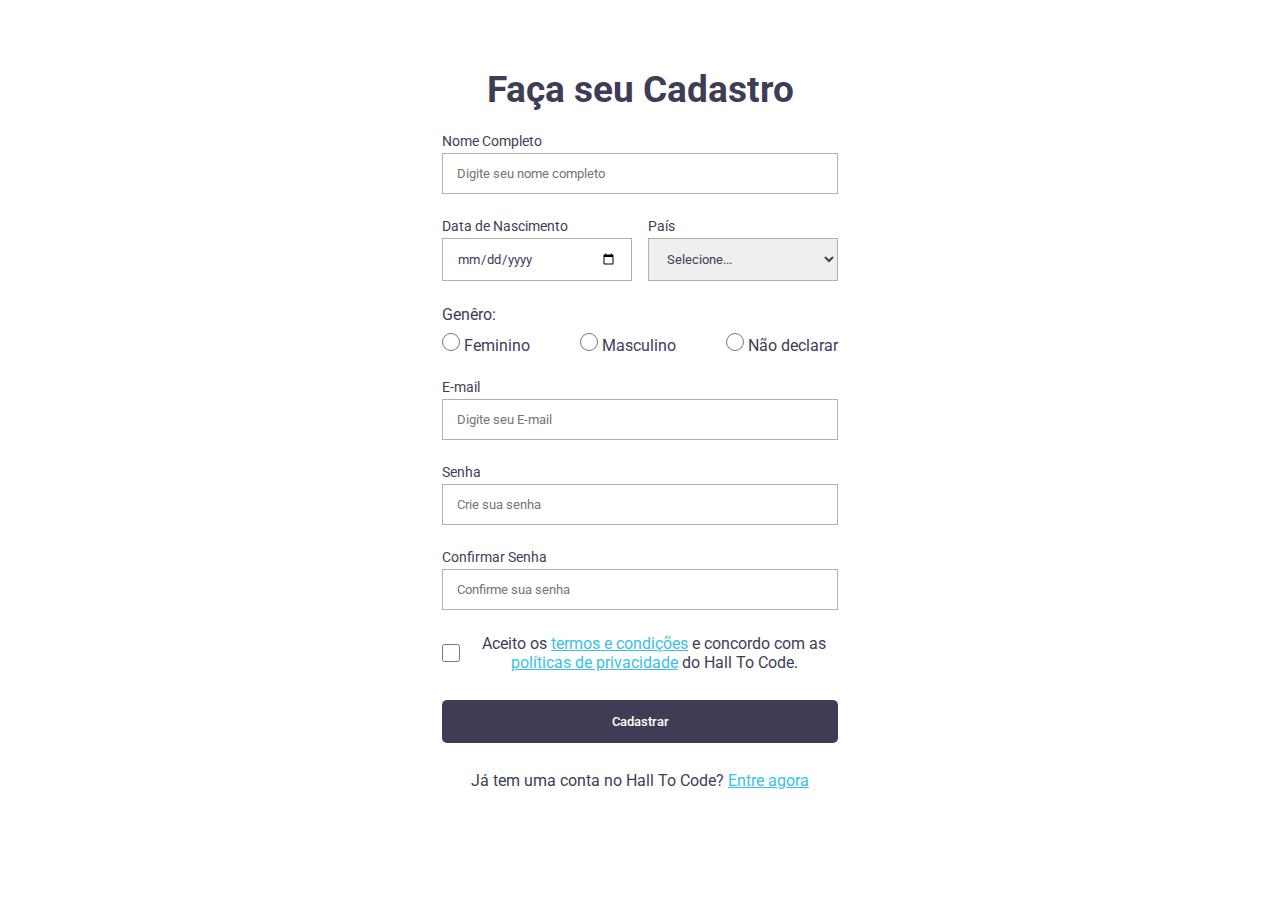
<file: index.html>
<head>
  <title>HTC - Formulário</title>
  <link rel="preconnect" href="https://fonts.googleapis.com" />
  <link rel="preconnect" href="https://fonts.gstatic.com" crossorigin />
  <link
    href="https://fonts.googleapis.com/css2?family=Roboto:wght@400;500;700&display=swap"
    rel="stylesheet"
  />
  <link href="./style.css" rel="stylesheet" />
</head>

<body>
  <section class="container-register">
    <form class="form">
      <h1 class="title">Faça seu Cadastro</h1>

      <div class="box">
        <label class="label-field" for="name-field">Nome Completo</label>
        <input
          type="text"
          placeholder="Digite seu nome completo"
          id="name-field"
          class="field-input"
          required
        />
      </div>

      <div class="double-box">
        <div class="box space-between">
          <label class="label-field" for="date-field">Data de Nascimento</label>
          <input type="date" id="date-field" required class="field-input" />
        </div>

        <div class="box space-between">
          <label class="label-field" for="country-field">País</label>
          <select id="country-field" class="select">
            <option>Selecione...</option>
            <option>Brasil</option>
            <option>Argentina</option>
            <option>Chile</option>
            <option>Uruguai</option>
          </select>
        </div>
      </div>

      <div class="box-genre box">
        <span class="genre-title">Genêro:</span>
        <div class="genre-select-box">
          <div class="select-genre">
            <input
              class="radio-input"
              type="radio"
              name="inpute-genre"
              id="feminine-radio"
            />
            <label class="genre" for="feminine-radio">Feminino</label>
          </div>
          <div class="select-genre">
            <input
              class="radio-input"
              type="radio"
              name="inpute-genre"
              id="masculine-radio"
            />
            <label class="genre" for="masculine-radio">Masculino</label>
          </div>
          <div class="select-genre">
            <input
              class="radio-input"
              type="radio"
              name="inpute-genre"
              id="dont-declare-radio"
            />
            <label class="genre" for="dont-declare-radio">Não declarar</label>
          </div>
        </div>
      </div>

      <div class="box">
        <label class="label-field" for="email-field">E-mail</label>
        <input
          type="text"
          placeholder="Digite seu E-mail"
          id="email-field"
          class="field-input"
          required
        />
      </div>

      <div class="box">
        <label class="label-field" for="password-field">Senha</label>
        <input
          type="password"
          placeholder="Crie sua senha"
          id="password-field"
          class="field-input"
          required
        />
      </div>

      <div class="box">
        <label class="label-field" for="confirm-password-field"
          >Confirmar Senha</label
        >
        <input
          type="password"
          placeholder="Confirme sua senha"
          id="confirm-password-field"
          class="field-input"
          required
        />
      </div>

      <div class="terms">
        <input class="checkbox-field" type="checkbox" id="EULA-field" />
        <label for="EULA-field">
          Aceito os <a href="#">termos e condições</a> e concordo com as
          <a href="#">políticas de privacidade</a> do Hall To Code.
        </label>
      </div>

      <button class="button">Cadastrar</button>

      <label class="account"
        >Já tem uma conta no Hall To Code? <a href="./html/login.html">Entre agora</a></label
      >
    </form>
  </section>
</body>
</file>
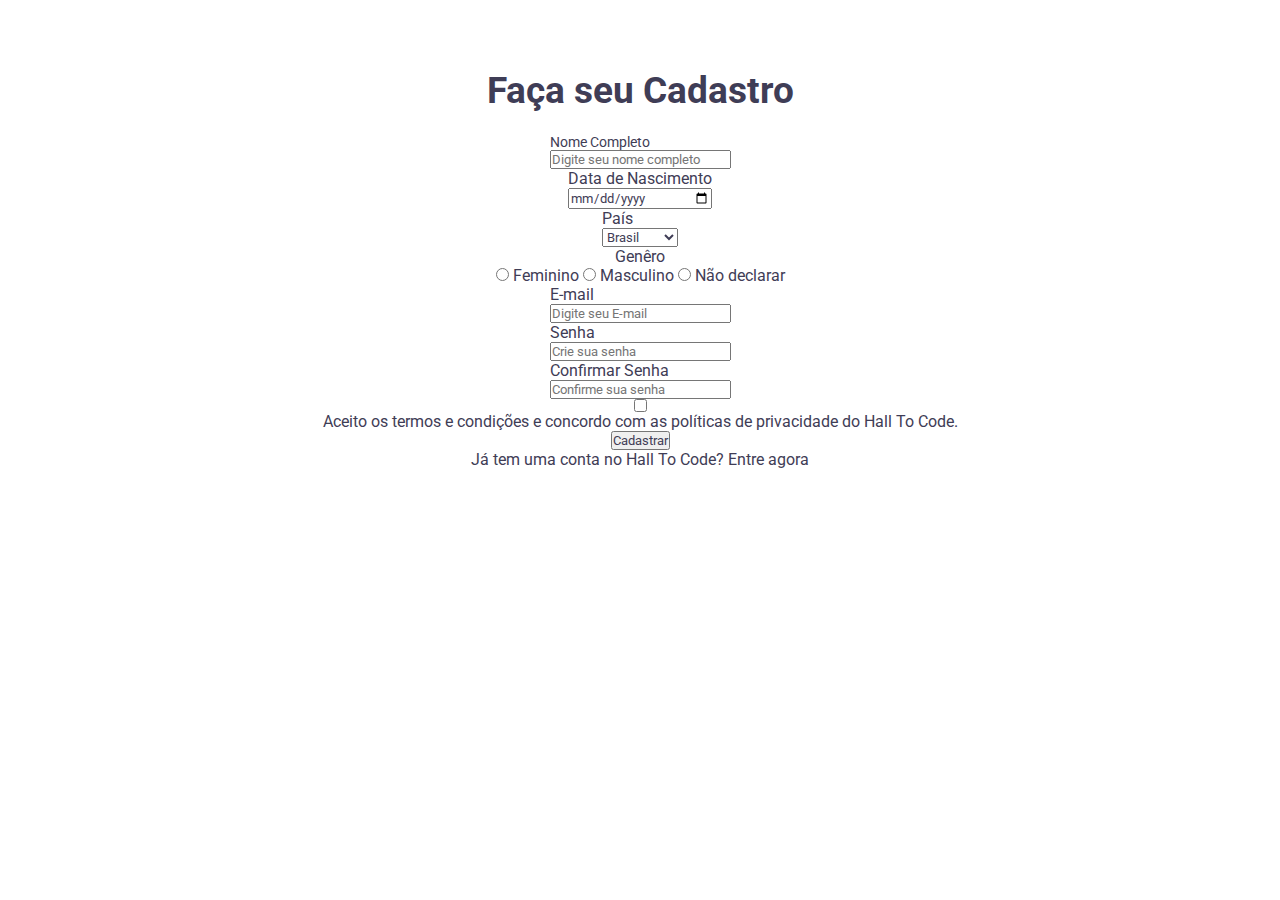
<file: AULA-2/index.html>
<head>
  <title>Aula - 2 Formulário</title>
  <link rel="preconnect" href="https://fonts.googleapis.com" />
  <link rel="preconnect" href="https://fonts.gstatic.com" crossorigin />
  <link
    href="https://fonts.googleapis.com/css2?family=Roboto:wght@400;500;700&display=swap"
    rel="stylesheet"
  />
  <link href="./style.css" rel="stylesheet" />

  <body>
    <h1 class="title">Faça seu Cadastro</h1>

    <div class="box">
      <label class="label-field" for="name-field">Nome Completo</label>
      <input
        type="text"
        placeholder="Digite seu nome completo"
        id="name-field"
      />
    </div>

    <div class="box">
      <label for="date-field">Data de Nascimento</label>
      <input type="date" id="date-field" />
    </div>

    <div class="box">
      <label for="country-field">País</label>
      <select id="country-field">
        <option>Brasil</option>
        <option>Argentina</option>
        <option>Chile</option>
        <option>Uruguai</option>
      </select>
    </div>

    <label>Genêro</label>
    <div class="gender-radio">
      <input type="radio" name="inpute-genre" id="feminine-radio" />
      <label for="feminine-radio">Feminino</label>
      <input type="radio" name="inpute-genre" id="masculine-radio"/>
      <label for="masculine-radio">Masculino</label>
      <input type="radio" name="inpute-genre" id="dont-declare-radio"/>
      <label for="dont-declare-radio">Não declarar</label>
    </div>

    <div class="box">
      <label for="email-field">E-mail</label>
      <input type="text" placeholder="Digite seu E-mail" id="email-field" />
    </div>

    <div class="box">
      <label for="password-field">Senha</label>
      <input type="password" placeholder="Crie sua senha" id="password-field" />
    </div>

    <div class="box">
      <label for="confirm-password-field">Confirmar Senha</label>
      <input
        type="password"
        placeholder="Confirme sua senha"
        id="confirm-password-field"
      />
    </div>

    <input type="checkbox" id="EULA-field" />
    <label for="EULA-field">
      Aceito os termos e condições e concordo com as políticas de privacidade do
      Hall To Code.
    </label>

    <button>Cadastrar</button>

    <label>Já tem uma conta no Hall To Code? Entre agora</label>
  </body>
</head>
</file>
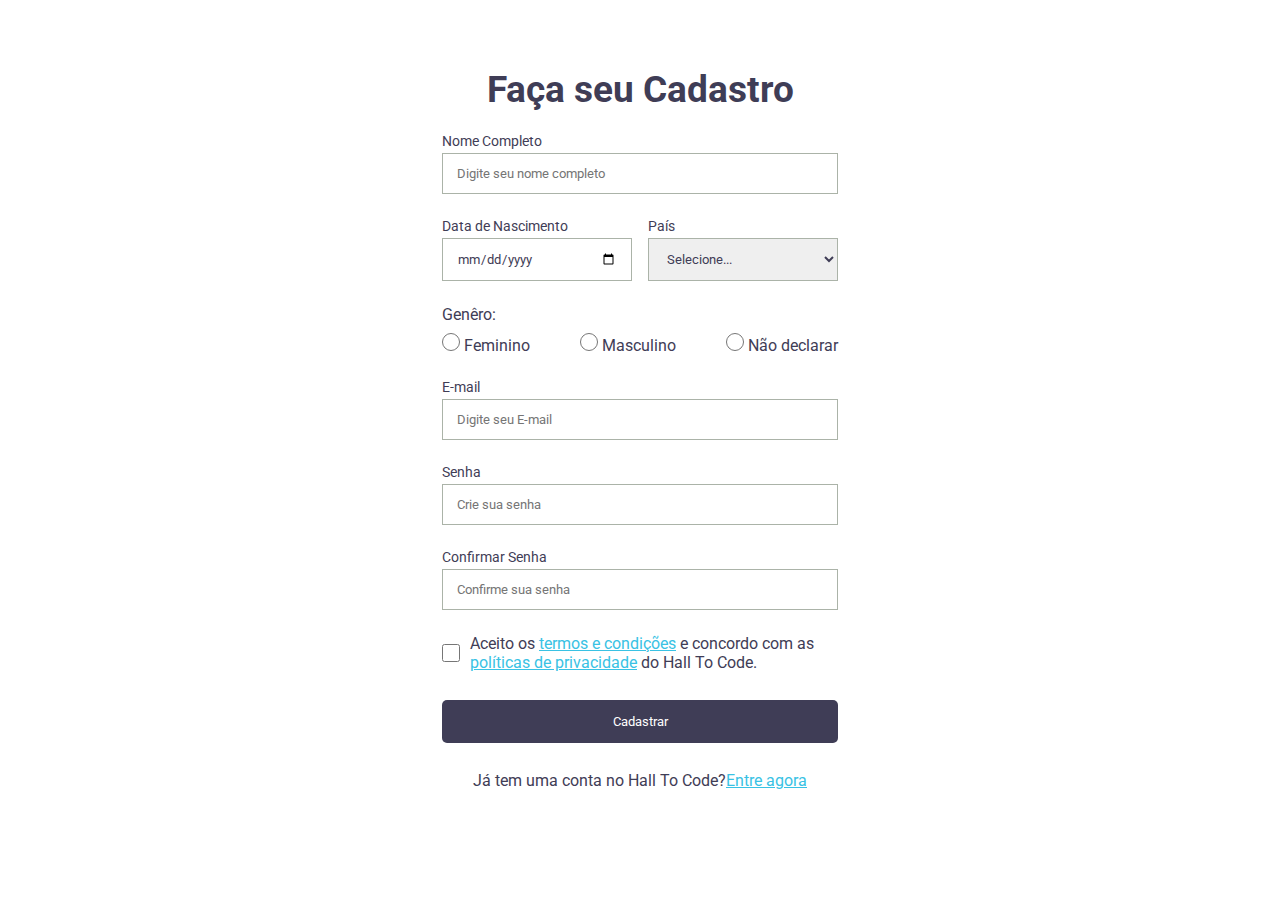
<file: HTC-Formularios/index.html>
<head>
  <title>HTC - Formulário</title>
  <link rel="preconnect" href="https://fonts.googleapis.com" />
  <link rel="preconnect" href="https://fonts.gstatic.com" crossorigin />
  <link
    href="https://fonts.googleapis.com/css2?family=Roboto:wght@400;500;700&display=swap"
    rel="stylesheet"
  />
  <link href="./style.css" rel="stylesheet" />
</head>

<body>
  <section class="container">
    <form class="form">
      <h1 class="title">Faça seu Cadastro</h1>

      <div class="box">
        <label class="label-field" for="name-field">Nome Completo</label>
        <input
          type="text"
          placeholder="Digite seu nome completo"
          id="name-field"
          class="field-input"
          required
        />
      </div>

      <div class="double-box">
        <div class="box space-between">
          <label class="label-field" for="date-field">Data de Nascimento</label>
          <input type="date" id="date-field" required class="field-input" />
        </div>

        <div class="box space-between">
          <label class="label-field" for="country-field">País</label>
          <select id="country-field" class="select">
            <option>Selecione...</option>
            <option>Brasil</option>
            <option>Argentina</option>
            <option>Chile</option>
            <option>Uruguai</option>
          </select>
        </div>
      </div>

      <div class="box-genre box">
        <span class="genre-title">Genêro:</span>
        <div class="genre-select-box">
          <div class="select-genre">
            <input
              class="radio-input"
              type="radio"
              name="inpute-genre"
              id="feminine-radio"
            />
            <label class="genre" for="feminine-radio">Feminino</label>
          </div>
          <div class="select-genre">
            <input
              class="radio-input"
              type="radio"
              name="inpute-genre"
              id="masculine-radio"
            />
            <label class="genre" for="masculine-radio">Masculino</label>
          </div>
          <div class="select-genre">
            <input
              class="radio-input"
              type="radio"
              name="inpute-genre"
              id="dont-declare-radio"
            />
            <label class="genre" for="dont-declare-radio">Não declarar</label>
          </div>
        </div>
      </div>

      <div class="box">
        <label class="label-field" for="email-field">E-mail</label>
        <input
          type="text"
          placeholder="Digite seu E-mail"
          id="email-field"
          class="field-input"
          required
        />
      </div>

      <div class="box">
        <label class="label-field" for="password-field">Senha</label>
        <input
          type="password"
          placeholder="Crie sua senha"
          id="password-field"
          class="field-input"
          required
        />
      </div>

      <div class="box">
        <label class="label-field" for="confirm-password-field"
          >Confirmar Senha</label
        >
        <input
          type="password"
          placeholder="Confirme sua senha"
          id="confirm-password-field"
          class="field-input"
          required
        />
      </div>

      <div class="terms">
        <input class="checkbox-field" type="checkbox" id="EULA-field" />
        <label for="EULA-field">
          Aceito os <a href="#">termos e condições</a> e concordo com as
          <a href="#">políticas de privacidade</a> do Hall To Code.
        </label>
      </div>

      <button class="button">Cadastrar</button>

      <label class="account"
        >Já tem uma conta no Hall To Code? <a href="./html/login.html">Entre agora</a></label
      >
    </form>
  </section>
</body>
</file>
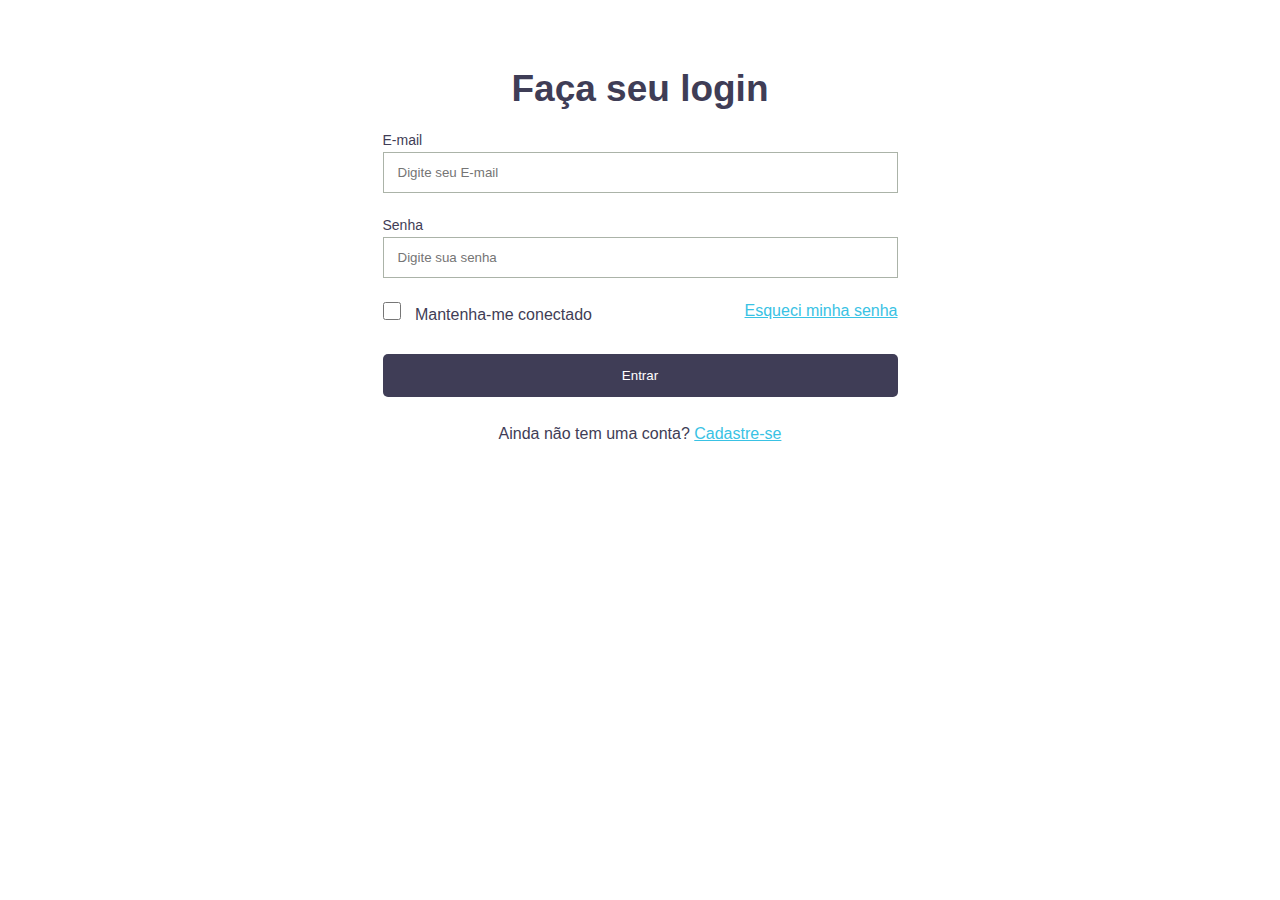
<file: html/login.html>
<head>
  <link href="../style.css" rel="stylesheet" />
  <title>Login</title>
</head>

<body>
  <section class="container-login">
    <form class="form">
      <h1 class="title">Faça seu login</h1>

      <div class="box">
        <label class="label-field" for="email-field">E-mail</label>
        <input
          type="text"
          placeholder="Digite seu E-mail"
          id="email-field"
          class="field-input"
          required
        />
      </div>

      <div class="box">
        <label class="label-field" for="password-field">Senha</label>
        <input
          type="password"
          placeholder="Digite sua senha"
          id="password-field"
          class="field-input"
          required
        />
      </div>

      <div class="double-box account">
        <div>
          <input class="checkbox-field" type="checkbox" id="connect-field" />
          <label for="connect-field">Mantenha-me conectado</label>
        </div>

        <label> <a href="./reset.html">Esqueci minha senha</a></label>
      </div>

      <button class="button">Entrar</button>

      <div class="form">
        <label class="account"
          >Ainda não tem uma conta?
          <a href="../index.html">Cadastre-se</a></label
        >
      </div>
    </form>
  </section>
</body>
</file>
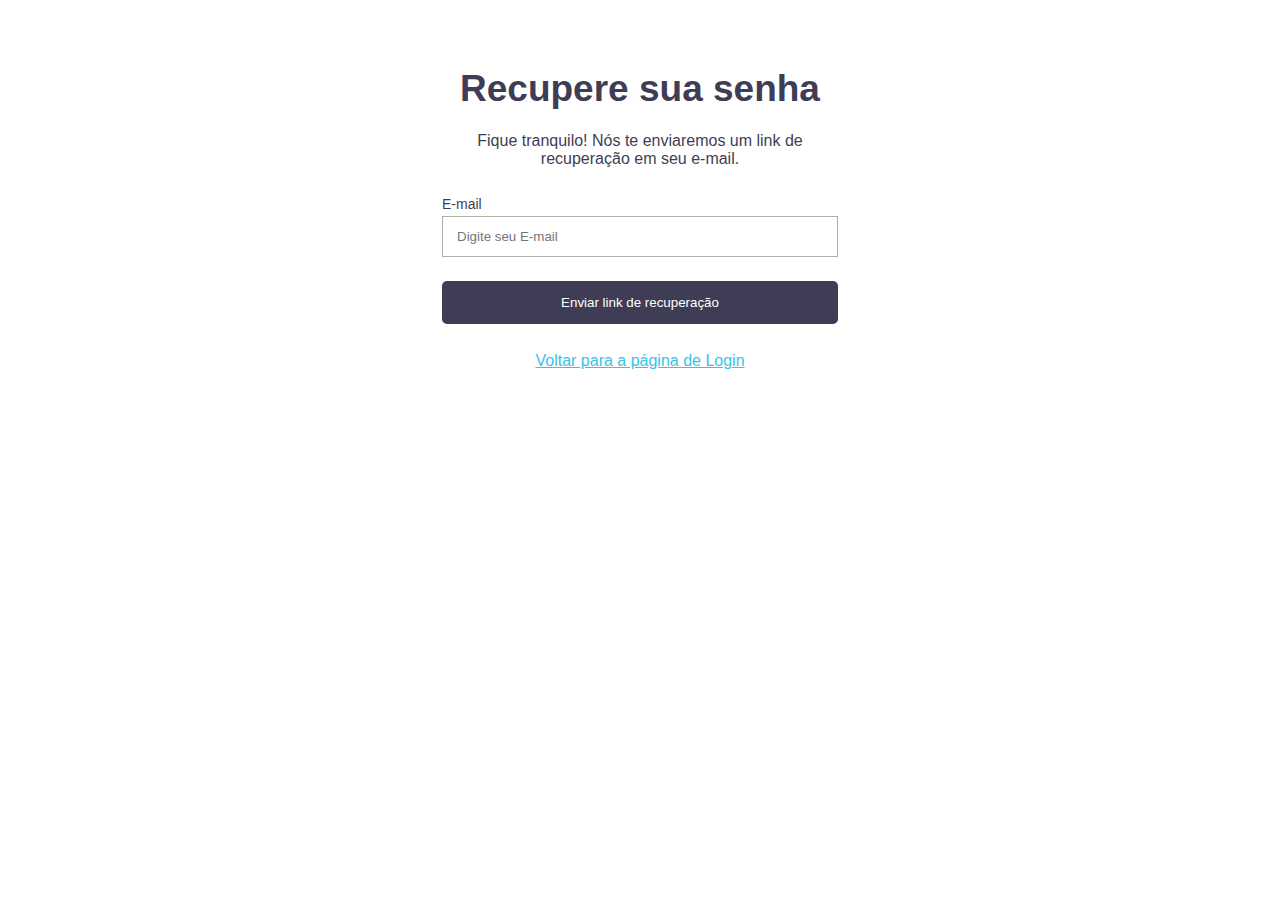
<file: html/reset.html>
<head>
  <link href="../style.css" rel="stylesheet" />
  <link rel="preconnect" href="https://fonts.googleapis.com" />
  <link rel="preconnect" href="https://fonts.gstatic.com" crossorigin />
  <link
    href="https://fonts.googleapis.com/css2?family=Roboto:wght@400;500;700&display=swap" />
  <title>Recuperar senha</title>
</head>

<body>
  <section class="container-register">
    <form class="form">

      <h1 class="title">Recupere sua senha</h1>
      

      <label class="terms">
          Fique tranquilo! Nós te enviaremos um link de recuperação em seu e-mail.
      </label>
      
      <div class="box">
        <label class="label-field" for="email-field">E-mail</label>
        <input
        type="text"
        placeholder="Digite seu E-mail"
        id="email-field"
        class="field-input"
        required
        />
      </div>
      
      <button class="button">Enviar link de recuperação</button>
      <a href="../index.html">Voltar para a página de Login</a></label
      >
    </form>
  </section>
</body>
</file>
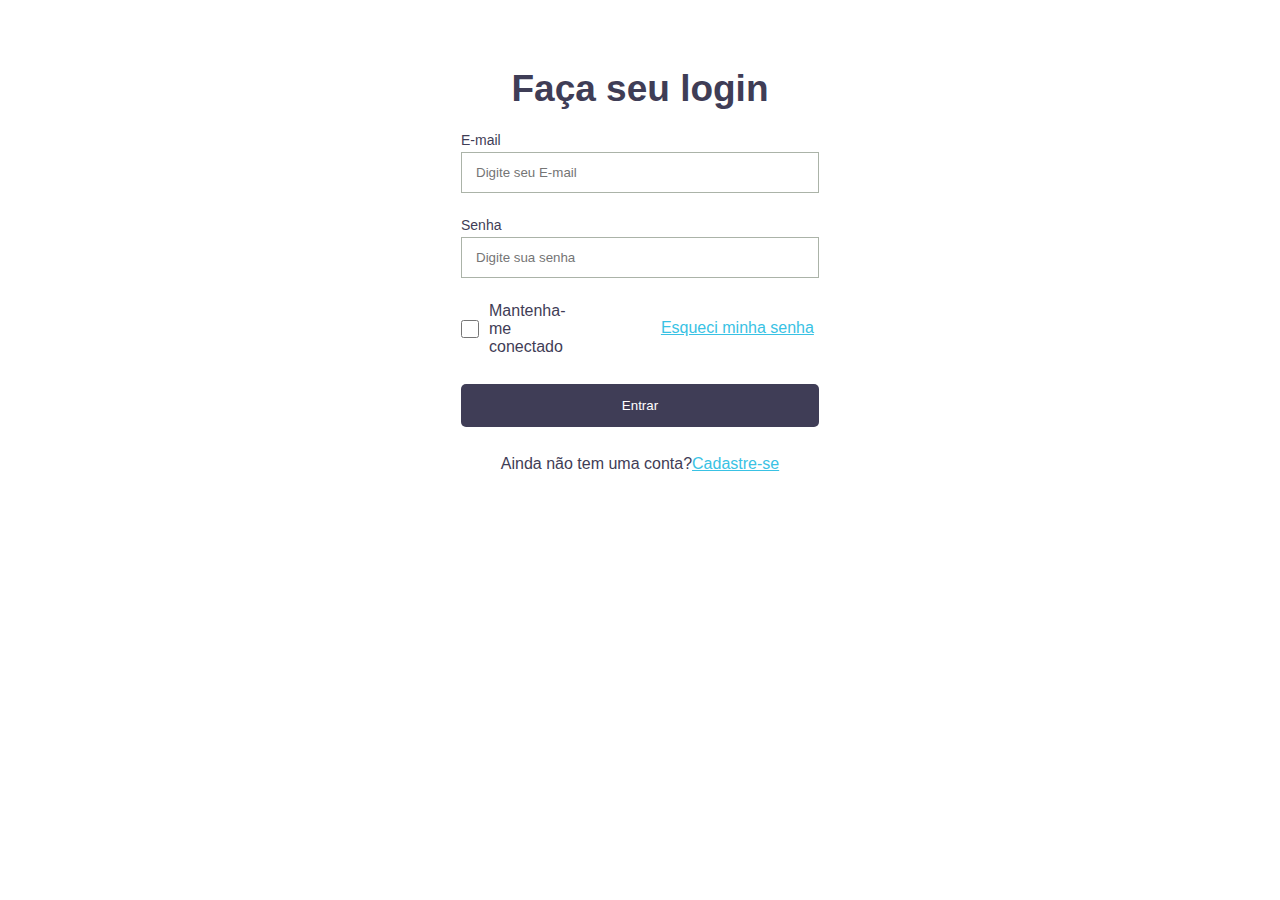
<file: HTC-Formularios/html/login.html>
<head>
  <link href="../style.css" rel="stylesheet" />
</head>

<body>
  <section class="container">
    <form>
      <h1 class="title">Faça seu login</h1>

      <div class="box">
        <label class="label-field" for="email-field">E-mail</label>
        <input
          type="text"
          placeholder="Digite seu E-mail"
          id="email-field"
          class="field-input"
          required
        />
      </div>

      <div class="box">
        <label class="label-field" for="password-field">Senha</label>
        <input
          type="password"
          placeholder="Digite sua senha"
          id="password-field"
          class="field-input"
          required
        />
      </div>

      
      <div class="double-box genre-select-box">
        <div class="terms">
          <input class="checkbox-field" type="checkbox" id="connect-field" />
          <label class="space-between" for="connect-field">Mantenha-me conectado</label>
        </div>

        <label class="account space-between"> <a href="#">Esqueci minha senha</a></label>
      </div>


      <button class="button">Entrar</button>

      <label class="account"
        >Ainda não tem uma conta?
        <a href="../index.html">Cadastre-se</a></label
      >
    </form>
  </section>
</body>
</file>
<file: style.css>
* {
  margin: 0;
  padding: 0;
  color: #3f3d56;
  font-family: "Roboto", sans-serif;
  font-weight: 400;
}

body {
  display: flex;
  justify-content: center;
}

.container-register {
  max-width: 396px;
  width: 100%;
}

.container-login {
  max-width: 515px;
  width: 100%;
}

.form {
  display: flex;
  flex-direction: column;
  align-items: center;
  width: 100%;
  justify-content: center;
}

.title {
  font-weight: 700;
  font-size: 37px;
  margin: 68px 0 22px;

  display: flex;
  justify-content: center;
}

.double-box,
.options-genre {
  display: flex;
  justify-content: space-between;

  width: 100%;
}

.box {
  display: flex;
  flex-direction: column;
  width: 100%;
  margin-bottom: 24px;
}

.space-between {
  width: 48%;
}

.label-field {
  font-size: 14px;
  margin-bottom: 4px;
}

.field-input,
.select {
  width: 100%;
  border: 1px solid #abb3a8;
  padding: 12px 14px;
}

.box-genre {
  display: flex;
  flex-direction: column;
  width: 100%;
}

.genre-select-box {
  display: flex;
  justify-content: space-between;
  align-items: center;
}

.genre-title {
  margin-bottom: 9px;
}

.radio-input {
  min-height: 18px;
  min-width: 18px;
}

.terms {
  display: flex;
  margin-bottom: 28px;
  text-align: center;
}

.checkbox-field {
  margin-right: 10px;
  min-height: 18px;
  min-width: 18px;
}

.button {
  width: 100%;
  background-color: #3f3d56;
  color: #ffffff;
  border: 0;
  border-radius: 5px;
  padding: 14px 0;
  margin-bottom: 28px;
  font-weight: 500;

  transition-duration: 300ms;
}

.button:hover {
  background-color: #3f3d56ee;
}

a {
  color: #39c2e4;
}

.account {
  margin-bottom: 30px;
}
</file>
<file: AULA-2/style.css>
* {
  margin: 0;
  padding: 0;
  color: #3f3d56;
  font-family: "Roboto", sans-serif;
  font-weight: 400;
}

body {
  display: flex;
  justify-content: center;
  align-items: center;
  flex-direction: column;
}

.title {
  font-size: 37px;
  margin-top: 69px;
  margin-bottom: 22px;
  font-weight: 700;
}

.label-field {
  font-size: 14px;
}

.box {
  display: flex;
  flex-direction: column;
}

.name-field {
  width: 396px;
  height: 47px;
  top: 22px;
  color: blue;
}
</file>
<file: HTC-Formularios/style.css>
* {
  margin: 0;
  padding: 0;
  color: #3f3d56;
  font-family: "Roboto", sans-serif;
  font-weight: 400;
}

body {
  display: flex;
  justify-content: center;
}

.container {
  display: flex;
  flex-direction: column;
  align-items: center;

  max-width: 396px;
  width: 100%;
}

.title {
  font-weight: 700;
  font-size: 37px;
  margin: 68px 0 22px;

  display: flex;
  justify-content: center;
}

.double-box,
.options-genre {
  display: flex;
  justify-content: space-between;

  width: 100%;
}

.box {
  display: flex;
  flex-direction: column;
  width: 100%;
  margin-bottom: 24px;
}

.space-between {
  width: 48%;
}

.label-field {
  font-size: 14px;
  margin-bottom: 4px;
}

.field-input,
.select {
  width: 100%;
  border: 1px solid #abb3a8;
  padding: 12px 14px;
}

.box-genre {
  display: flex;
  flex-direction: column;
  width: 100%;
}

.genre-select-box {
  display: flex;
  justify-content: space-between;
  align-items: center;
}

.genre-title {
  margin-bottom: 9px;
}

.radio-input {
  min-height: 18px;
  min-width: 18px;
}

.terms {
  display: flex;
  margin-bottom: 28px;
}

.checkbox-field {
  margin-right: 10px;
  min-height: 18px;
  min-width: 18px;
}

.button {
  width: 100%;
  background-color: #3f3d56;
  color: #ffffff;
  border: 0;
  border-radius: 5px;
  padding: 14px 0;
  margin-bottom: 28px;

  transition-duration: 300ms;
}

.button:hover {
  background-color: #3f3d56ee;
}

a {
  color: #39c2e4;
}

.account {
  margin-bottom: 30px;
  display: flex;
  justify-content: center;
}
</file>
